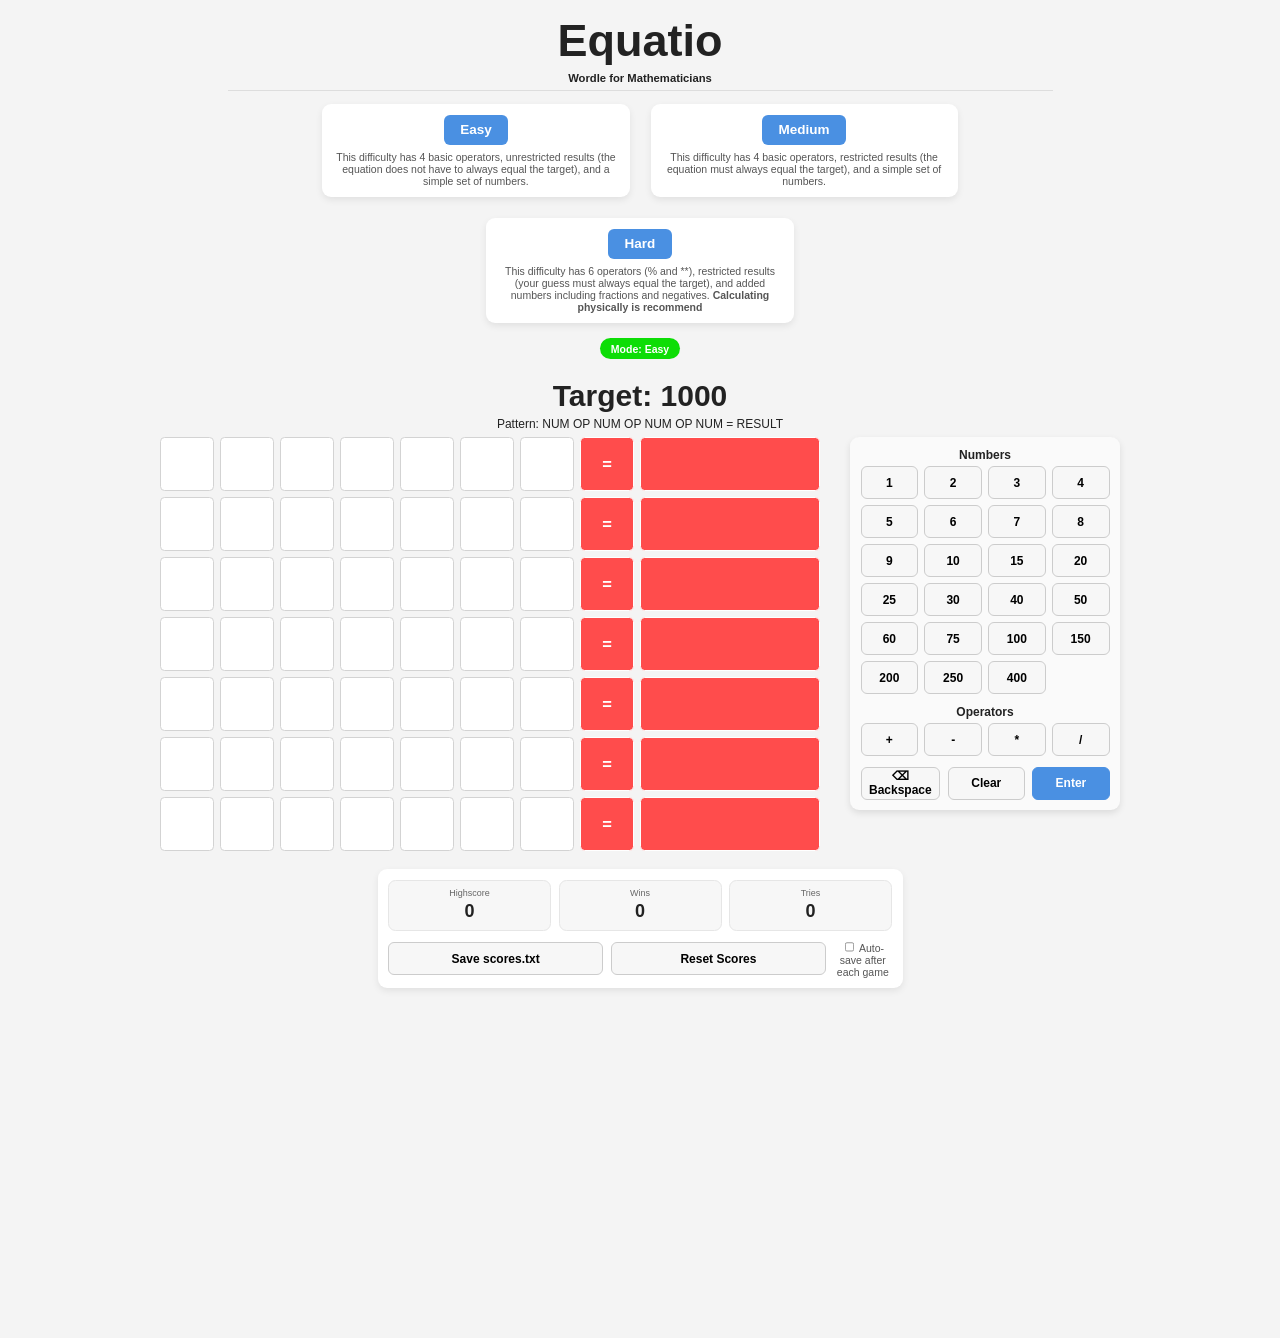
<file: MathWordle.html>
<!DOCTYPE html>
<html lang="en">
<head>
  <meta charset="utf-8" />
  <title>Math Wordle — Equatio</title>
  <!-- Make desktop layout but shrink proportionally on small screens -->
  <meta name="viewport" content="width=device-width, initial-scale=1.0">
  <link rel="stylesheet" href="MathWordle.css" />
  <script defer src="MathWordle.js"></script>
</head>
<body>
  <b><h1 id="title">Equatio</h1></b>
  <h5 id="desc">Wordle for Mathematicians</h5>
  <hr />

  <!-- Difficulty (three inline cards) -->
  <div id="difficultyContainer">
    <div class="difficulty-card">
      <button id="easyBtn" class="difficulty-btn">Easy</button>
      <p class="desc">
        This difficulty has 4 basic operators, unrestricted results (the equation does not have to always equal the target), and a simple set of numbers.
      </p>
    </div>

    <div class="difficulty-card">
      <button id="mediumBtn" class="difficulty-btn">Medium</button>
      <p class="desc">
        This difficulty has 4 basic operators, restricted results (the equation must always equal the target), and a simple set of numbers.
      </p>
    </div>

    <div class="difficulty-card">
      <button id="hardBtn" class="difficulty-btn">Hard</button>
      <p class="desc">
        This difficulty has 6 operators (% and **), restricted results (your guess must always equal the target), and added numbers including fractions and negatives. <b>Calculating physically is recommend</b>
      </p>
    </div>
  </div>

  <!-- ✅ Mini Indicator -->
  <div id="difficultyIndicator" class="easy">Mode: Easy</div>

  <p id="target"></p>
  <p id="choices"></p>

  <!-- Main game row -->
  <div id="gameContainer">
    <div id="board" aria-label="game board"></div>

    <div id="keypad" aria-label="keypad">
      <div class="pad-group">
        <h3>Numbers</h3>
        <div id="numberChoices" class="pad"></div>
      </div>

      <div class="pad-group">
        <h3>Operators</h3>
        <div id="operatorChoices" class="pad"></div>
      </div>

      <div class="pad-actions">
        <button id="backspaceBtn" class="action-btn">⌫ Backspace</button>
        <button id="clearBtn" class="action-btn">Clear</button>
        <button id="submitBtn" class="action-btn primary">Enter</button>
      </div>
    </div>
  </div>

  <h2 id="answer" aria-live="polite"></h2>

  <!-- Scores panel -->
  <div id="stats" aria-live="polite">
    <div class="stats-grid">
      <div class="stat"><span>Highscore</span><strong id="highscore">0</strong></div>
      <div class="stat"><span>Wins</span><strong id="wins">0</strong></div>
      <div class="stat"><span>Tries</span><strong id="tries">0</strong></div>
    </div>
    <div class="stats-actions">
      <button id="saveScoresBtn" class="action-btn">Save scores.txt</button>
      <button id="resetScoresBtn" class="action-btn">Reset Scores</button>
      <label class="autosave"><input type="checkbox" id="autoSave"> Auto-save after each game</label>
    </div>
  </div>
</body>
</html>
</file>
<file: MathWordle.css>
/* =========================================================
   Global Scaling
   - Zooms the entire body content down to 75% by default
   - Makes everything shrink proportionally on load
   ========================================================= */
body {
  zoom: 75%;
}

/* =========================================================
   Base Styles
   ========================================================= */
* { box-sizing: border-box; }

body {
  font-family: Arial, Helvetica, sans-serif; /* Clean sans-serif font */
  text-align: center;                        /* Center-aligns all text */
  margin: 0;
  padding: 20px;
  background: #f4f4f4;                       /* Light gray background */
  color: #222;                               /* Dark gray text */
}

#title { 
  margin: 0 0 6px; 
  font-size: 60px;                           /* Big game title */
}

#desc  { 
  margin: 0 0 6px; 
  font-size: 15px;                           /* Small description text */
}

hr { 
  max-width: 1100px; 
  border: none; 
  border-top: 1px solid #ddd;                /* Light divider line */
}

/* =========================================================
   Difficulty Selection Row (cards + buttons)
   ========================================================= */
#difficultyContainer {
  display: flex;
  justify-content: center;
  align-items: stretch;
  gap: 28px;
  margin: 18px auto 10px;
  flex-wrap: wrap;                           /* Allows wrapping on smaller screens */
  max-width: 1100px;
}

.difficulty-card {
  background: #fff;
  border-radius: 12px;
  box-shadow: 0 4px 10px rgba(0,0,0,.08);
  padding: 14px 16px;
  width: clamp(260px, 32vw, 420px);          /* Shrinks proportionally */
}

.difficulty-btn {
  background: #4a90e2;
  color: #fff;
  border: none;
  border-radius: 8px;
  padding: 10px 22px;
  font-size: 18px;
  font-weight: 700;
  cursor: pointer;
  transition: background .15s ease;
  margin-bottom: 8px;
}
.difficulty-btn:hover { background: #357abf; }

.desc { font-size: 14px; color: #555; margin: 0; }

/* Mini indicator showing active difficulty */
#difficultyIndicator {
  margin: 10px 0 20px;
  font-weight: bold;
  padding: 6px 14px;
  border-radius: 20px;
  font-size: 14px;
  display: inline-block;
  color: #fff;
}
#difficultyIndicator.easy   { background: #0ddd06; } /* Green = Easy */
#difficultyIndicator.medium { background: #f39c12; } /* Orange = Medium */
#difficultyIndicator.hard   { background: #e74c3c; } /* Red = Hard */

/* =========================================================
   Game Container
   - Holds the board + keypad side by side
   ========================================================= */
#gameContainer {
  display: flex;
  justify-content: center;
  align-items: flex-start;
  gap: 40px;
  margin: 8px auto 0;
  max-width: 1600px;
  padding: 0 10px;
  flex-wrap: nowrap;                         /* No wrapping by default */
}
#board, #keypad { flex: 0 0 auto; }

/* =========================================================
   Game Board (grid of tiles)
   ========================================================= */
#board {
  display: grid;
  grid-template-columns: repeat(8, 72px) 240px; /* 8 tiles + result tile */
  gap: 8px;
  justify-content: center;
}

/* Individual board tile */
.tile {
  border: 2px solid lightgray;
  width: 72px;
  height: 72px;
  display: flex;
  justify-content: center;
  align-items: center;
  font-weight: bold;
  font-size: 22px;
  background: #fff;
  border-radius: 6px;
}

/* Special red tile */
.red-tile {
  background: #ff4c4c;
  color: #fff;
  border-color: #fff;
}

/* Wider result tile */
.result-tile { width: 240px !important; }

/* Wordle-style tile colors */
.correct { background-color: #6AAA64 !important; color: white !important; border-color: white !important; }
.present { background-color: #C9B458 !important; color: white !important; border-color: white !important; }
.absent  { background-color: #787C7E !important; color: white !important; border-color: white !important; }

/* Flip animation for reveal effect */
.tile.flip { animation: flip 0.6s ease forwards; }
@keyframes flip {
  0%   { transform: rotateX(0deg); }
  50%  { transform: rotateX(90deg); }
  100% { transform: rotateX(0deg); }
}

/* =========================================================
   Keypad (number + operator buttons)
   ========================================================= */
#keypad {
  width: 360px;
  display: flex;
  flex-direction: column;
  align-items: stretch;
  gap: 14px;
  background: #fafafa;
  padding: 14px;
  border-radius: 12px;
  box-shadow: 0 4px 10px rgba(0,0,0,0.1);
}

.pad-group h3 { 
  margin: 0 0 6px; 
  font-size: 16px; 
  font-weight: 700; 
}

/* Keypad grid layout */
.pad { 
  display: grid; 
  grid-template-columns: repeat(4, 1fr); 
  gap: 8px; 
}

/* Buttons (numbers, ops, actions) */
.choice-btn, .op-btn, .action-btn {
  width: 100%; 
  height: 44px;
  padding: 0 10px;
  font-size: 16px; 
  font-weight: 700;
  border: 2px solid #ccc;
  border-radius: 8px;
  background: #f7f7f7;
  cursor: pointer;
  transition: background .15s ease;
}
.choice-btn:hover, .op-btn:hover, .action-btn:hover { background: #eaeaea; }
.action-btn.primary { background: #4a90e2; color: #fff; border-color: #4a90e2; }

/* Action buttons row */
.pad-actions { 
  display: grid; 
  grid-template-columns: 1fr 1fr 1fr; 
  gap: 10px; 
}

/* Keypad button states (same colors as board) */
.choice-btn.correct, .op-btn.correct { background-color: #6aaa64 !important; color: white !important; border-color: #6aaa64 !important; }
.choice-btn.present, .op-btn.present { background-color: #c9b458 !important; color: white !important; border-color: #c9b458 !important; }
.choice-btn.absent,  .op-btn.absent  { background-color: #787c7e !important; color: white !important; border-color: #787c7e !important; }

/* Target + Choices + Answer */
#target, #choices { margin: 6px 0; }
#target { font-size: 40px; font-weight: bold; }
#answer { margin-top: 18px; }

/* =========================================================
   Stats Panel (after game results / scoreboard)
   ========================================================= */
#stats {
  margin: 24px auto 0;
  max-width: 700px;
  background: #fff;
  border-radius: 12px;
  padding: 14px;
  box-shadow: 0 4px 10px rgba(0,0,0,.08);
}

.stats-grid {
  display: grid;
  grid-template-columns: repeat(3, 1fr); /* 3 equal columns */
  gap: 10px;
}

.stat {
  background: #f7f7f7;
  border: 1px solid #e6e6e6;
  border-radius: 10px;
  padding: 10px;
}
.stat span { display: block; font-size: 12px; color: #666; margin-bottom: 4px; }
.stat strong { font-size: 24px; }

/* Stats panel buttons */
.stats-actions {
  margin-top: 12px;
  display: flex;
  align-items: center;
  gap: 10px;
  justify-content: center;
}
.autosave { font-size: 14px; color: #555; }

/* =========================================================
   Responsive Adjustments
   ========================================================= */
@media (max-width: 980px) {
  #gameContainer { 
    flex-wrap: wrap;  /* Stack board & keypad vertically */
    gap: 20px; 
  }
  #keypad, #keypad.hard { width: 100%; }
  #keypad.hard .pad { 
    grid-template-columns: repeat(auto-fill, minmax(80px, 1fr)); 
  }
}
</file>
